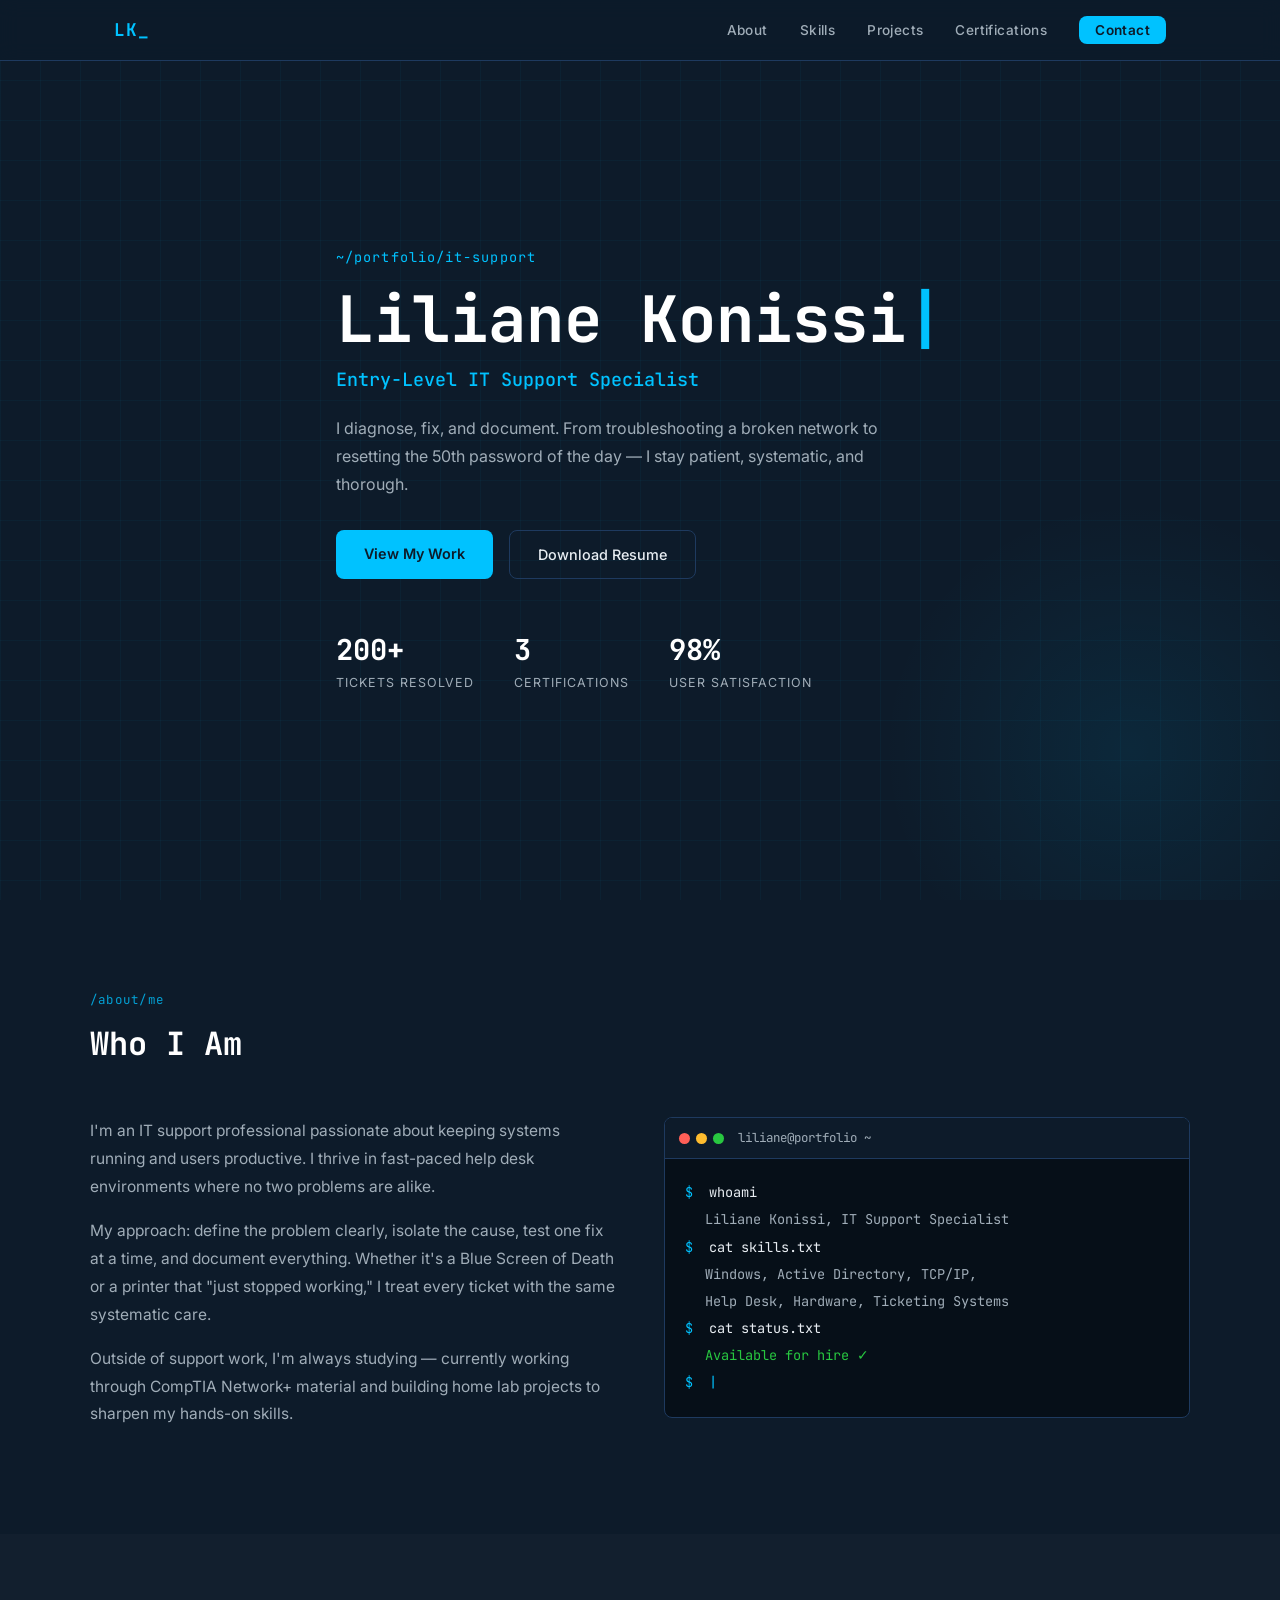
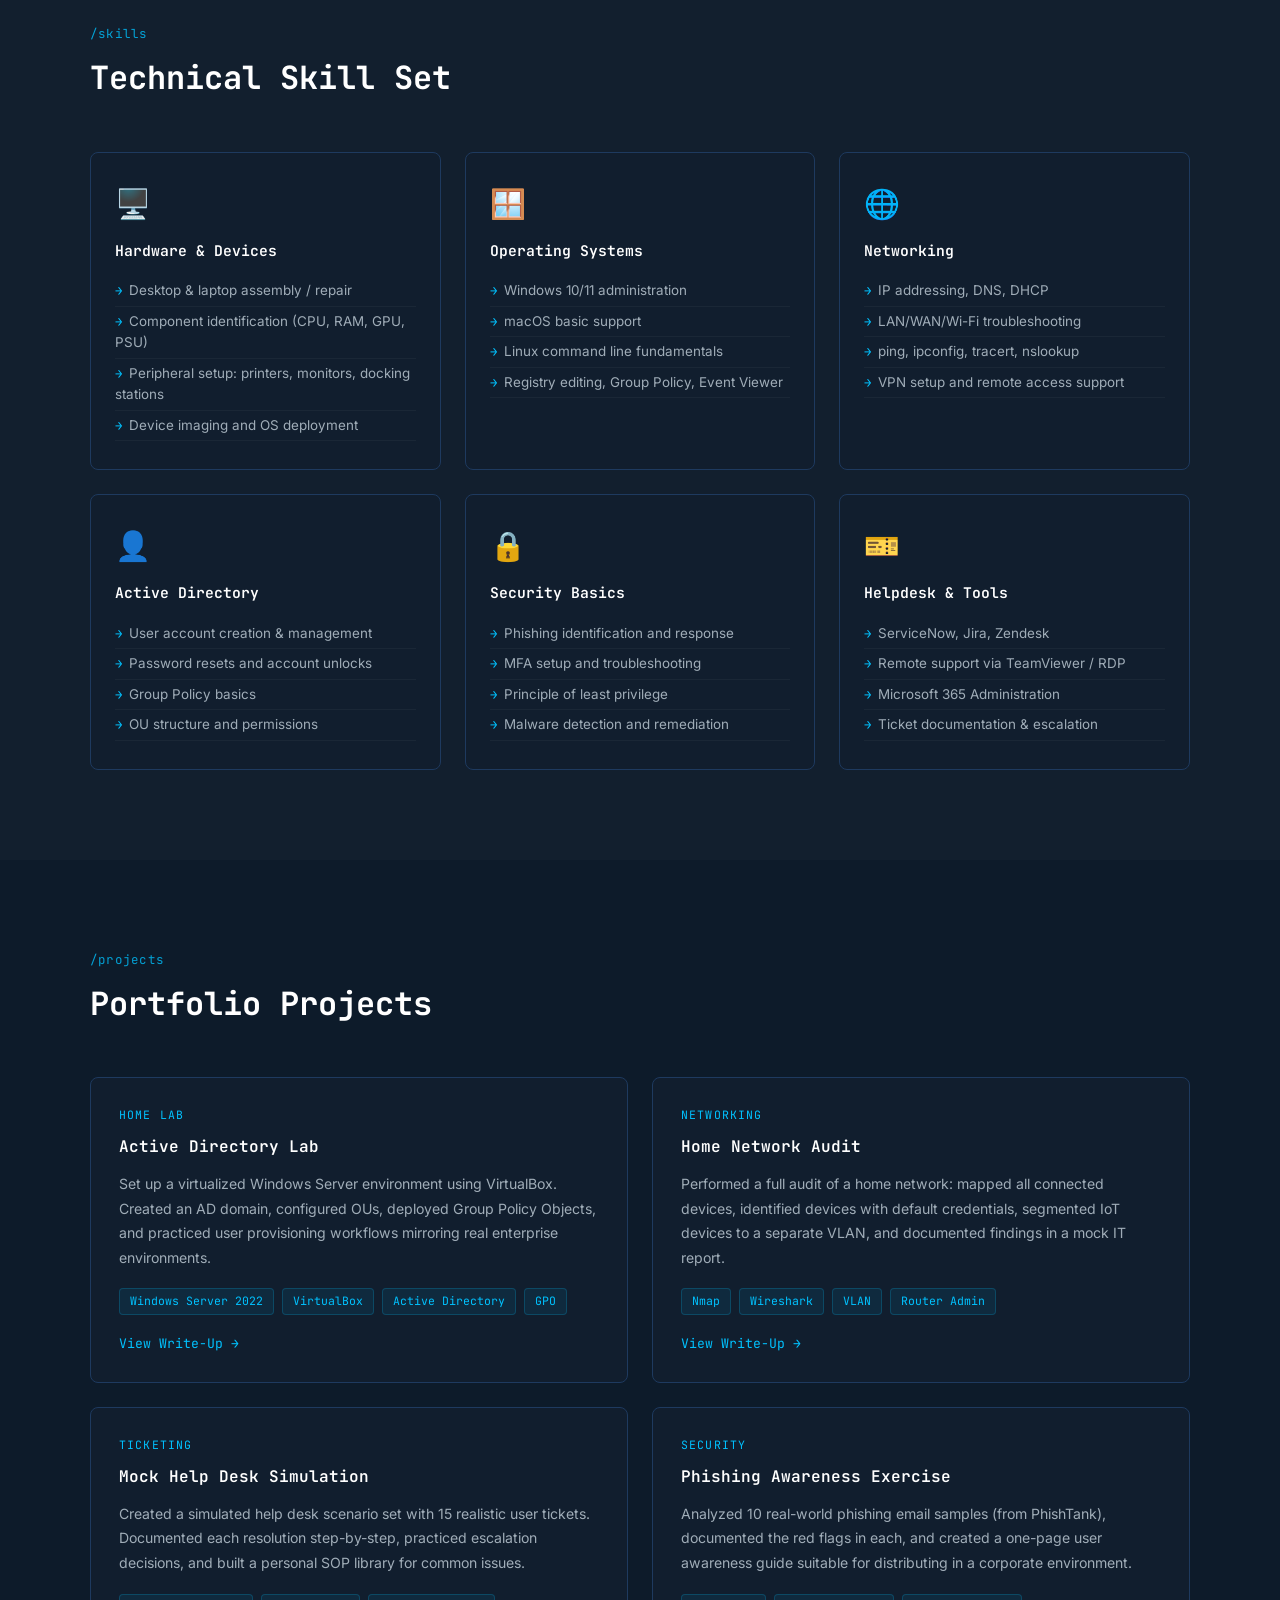
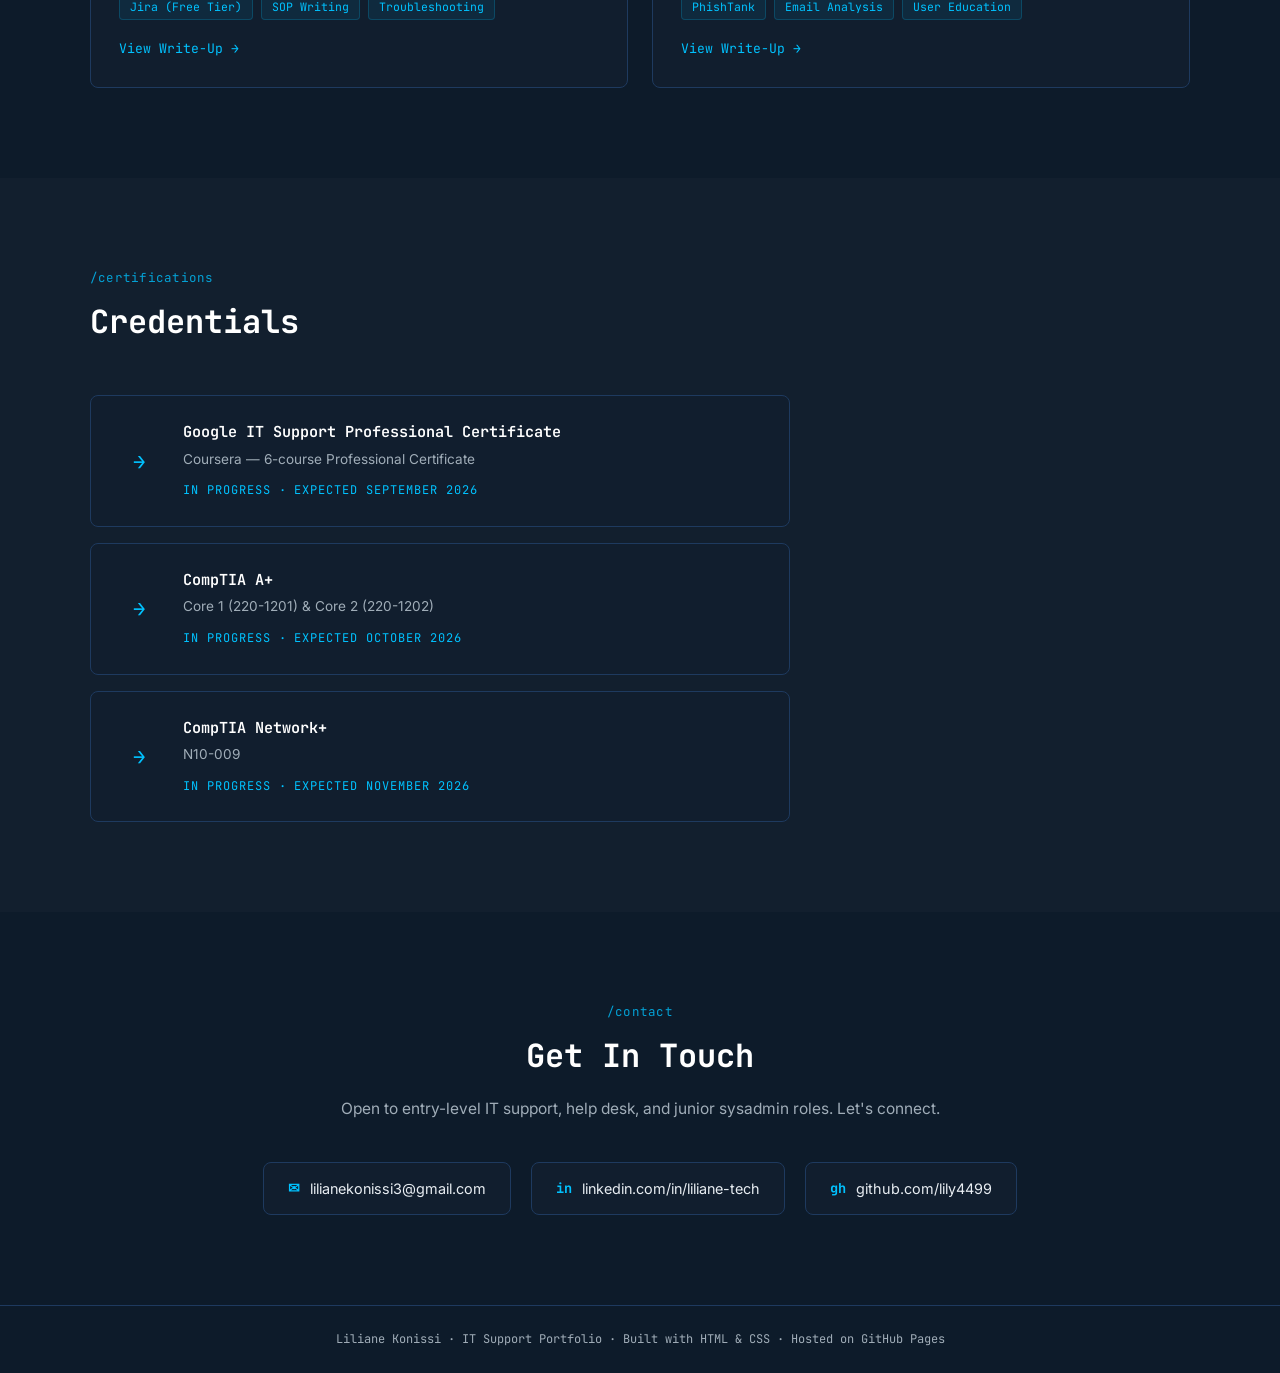
<file: index.html>
<!DOCTYPE html>
<html lang="en">
<head>
  <meta charset="UTF-8" />
  <meta name="viewport" content="width=device-width, initial-scale=1.0" />
  <title>Liliane Konissi — IT Support Portfolio</title>
  <link rel="stylesheet" href="assets/css/style.css" />
  <link rel="preconnect" href="https://fonts.googleapis.com" />
  <link rel="preconnect" href="https://fonts.gstatic.com" crossorigin />
  <link href="https://fonts.googleapis.com/css2?family=JetBrains+Mono:wght@400;600;700&family=Inter:wght@300;400;500;600&display=swap" rel="stylesheet" />
</head>
<body>

  <!-- NAV -->
  <nav class="nav" id="nav">
    <div class="nav-inner">
      <span class="nav-logo">LK<span class="cursor">_</span></span>
      <ul class="nav-links">
        <li><a href="#about">About</a></li>
        <li><a href="#skills">Skills</a></li>
        <li><a href="#projects">Projects</a></li>
        <li><a href="#certs">Certifications</a></li>
        <li><a href="#contact" class="nav-cta">Contact</a></li>
      </ul>
      <button class="hamburger" id="hamburger" aria-label="Menu">
        <span></span><span></span><span></span>
      </button>
    </div>
  </nav>

  <!-- MOBILE MENU -->
  <div class="mobile-menu" id="mobileMenu">
    <ul>
      <li><a href="#about" class="mm-link">About</a></li>
      <li><a href="#skills" class="mm-link">Skills</a></li>
      <li><a href="#projects" class="mm-link">Projects</a></li>
      <li><a href="#certs" class="mm-link">Certifications</a></li>
      <li><a href="#contact" class="mm-link">Contact</a></li>
    </ul>
  </div>

  <!-- HERO -->
  <section class="hero" id="home">
    <div class="hero-bg-grid"></div>
    <div class="hero-content">
      <p class="hero-eyebrow">~/portfolio/it-support</p>
      <h1 class="hero-title">
        Liliane Konissi<span class="blink-cursor">|</span>
      </h1>
      <p class="hero-sub">Entry-Level IT Support Specialist</p>
      <p class="hero-desc">
        I diagnose, fix, and document. From troubleshooting a broken network to resetting the 50th password of the day — I stay patient, systematic, and thorough.
      </p>
      <div class="hero-actions">
        <a href="#projects" class="btn-primary">View My Work</a>
        <a href="assets/Liliane_Konissi_IT_Support_Resume.pdf" class="btn-secondary" download>Download Resume</a>
      </div>
      <div class="hero-stats">
        <div class="stat">
          <span class="stat-num">200+</span>
          <span class="stat-label">Tickets Resolved</span>
        </div>
        <div class="stat">
          <span class="stat-num">3</span>
          <span class="stat-label">Certifications</span>
        </div>
        <div class="stat">
          <span class="stat-num">98%</span>
          <span class="stat-label">User Satisfaction</span>
        </div>
      </div>
    </div>
  </section>

  <!-- ABOUT -->
  <section class="section" id="about">
    <div class="container">
      <p class="section-path">/about/me</p>
      <h2 class="section-title">Who I Am</h2>
      <div class="about-grid">
        <div class="about-text">
          <p>
            I'm an IT support professional passionate about keeping systems running and users productive. I thrive in fast-paced help desk environments where no two problems are alike.
          </p>
          <p>
            My approach: define the problem clearly, isolate the cause, test one fix at a time, and document everything. Whether it's a Blue Screen of Death or a printer that "just stopped working," I treat every ticket with the same systematic care.
          </p>
          <p>
            Outside of support work, I'm always studying — currently working through CompTIA Network+ material and building home lab projects to sharpen my hands-on skills.
          </p>
        </div>
        <div class="about-terminal">
          <div class="terminal-header">
            <span class="t-dot red"></span>
            <span class="t-dot yellow"></span>
            <span class="t-dot green"></span>
            <span class="t-title">liliane@portfolio ~ </span>
          </div>
          <div class="terminal-body">
            <p><span class="t-prompt">$</span> whoami</p>
            <p class="t-out">Liliane Konissi, IT Support Specialist</p>
            <p><span class="t-prompt">$</span> cat skills.txt</p>
            <p class="t-out">Windows, Active Directory, TCP/IP,</p>
            <p class="t-out">Help Desk, Hardware, Ticketing Systems</p>
            <p><span class="t-prompt">$</span> cat status.txt</p>
            <p class="t-out green">Available for hire ✓</p>
            <p><span class="t-prompt">$</span> <span class="blink-cursor">|</span></p>
          </div>
        </div>
      </div>
    </div>
  </section>

  <!-- SKILLS -->
  <section class="section section-dark" id="skills">
    <div class="container">
      <p class="section-path">/skills</p>
      <h2 class="section-title">Technical Skill Set</h2>
      <div class="skills-grid">

        <div class="skill-card">
          <div class="skill-icon">🖥️</div>
          <h3>Hardware &amp; Devices</h3>
          <ul>
            <li>Desktop &amp; laptop assembly / repair</li>
            <li>Component identification (CPU, RAM, GPU, PSU)</li>
            <li>Peripheral setup: printers, monitors, docking stations</li>
            <li>Device imaging and OS deployment</li>
          </ul>
        </div>

        <div class="skill-card">
          <div class="skill-icon">🪟</div>
          <h3>Operating Systems</h3>
          <ul>
            <li>Windows 10/11 administration</li>
            <li>macOS basic support</li>
            <li>Linux command line fundamentals</li>
            <li>Registry editing, Group Policy, Event Viewer</li>
          </ul>
        </div>

        <div class="skill-card">
          <div class="skill-icon">🌐</div>
          <h3>Networking</h3>
          <ul>
            <li>IP addressing, DNS, DHCP</li>
            <li>LAN/WAN/Wi-Fi troubleshooting</li>
            <li>ping, ipconfig, tracert, nslookup</li>
            <li>VPN setup and remote access support</li>
          </ul>
        </div>

        <div class="skill-card">
          <div class="skill-icon">👤</div>
          <h3>Active Directory</h3>
          <ul>
            <li>User account creation &amp; management</li>
            <li>Password resets and account unlocks</li>
            <li>Group Policy basics</li>
            <li>OU structure and permissions</li>
          </ul>
        </div>

        <div class="skill-card">
          <div class="skill-icon">🔒</div>
          <h3>Security Basics</h3>
          <ul>
            <li>Phishing identification and response</li>
            <li>MFA setup and troubleshooting</li>
            <li>Principle of least privilege</li>
            <li>Malware detection and remediation</li>
          </ul>
        </div>

        <div class="skill-card">
          <div class="skill-icon">🎫</div>
          <h3>Helpdesk &amp; Tools</h3>
          <ul>
            <li>ServiceNow, Jira, Zendesk</li>
            <li>Remote support via TeamViewer / RDP</li>
            <li>Microsoft 365 Administration</li>
            <li>Ticket documentation &amp; escalation</li>
          </ul>
        </div>

      </div>
    </div>
  </section>

  <!-- PROJECTS -->
  <section class="section" id="projects">
    <div class="container">
      <p class="section-path">/projects</p>
      <h2 class="section-title">Portfolio Projects</h2>
      <div class="projects-grid">

        <div class="project-card">
          <div class="project-tag">Home Lab</div>
          <h3>Active Directory Lab</h3>
          <p>
            Set up a virtualized Windows Server environment using VirtualBox. Created an AD domain, configured OUs, deployed Group Policy Objects, and practiced user provisioning workflows mirroring real enterprise environments.
          </p>
          <div class="project-tech">
            <span>Windows Server 2022</span>
            <span>VirtualBox</span>
            <span>Active Directory</span>
            <span>GPO</span>
          </div>
          <a href="projects/ad-lab.html" class="project-link">View Write-Up →</a>
        </div>

        <div class="project-card">
          <div class="project-tag">Networking</div>
          <h3>Home Network Audit</h3>
          <p>
            Performed a full audit of a home network: mapped all connected devices, identified devices with default credentials, segmented IoT devices to a separate VLAN, and documented findings in a mock IT report.
          </p>
          <div class="project-tech">
            <span>Nmap</span>
            <span>Wireshark</span>
            <span>VLAN</span>
            <span>Router Admin</span>
          </div>
          <a href="projects/network-audit.html" class="project-link">View Write-Up →</a>
        </div>

        <div class="project-card">
          <div class="project-tag">Ticketing</div>
          <h3>Mock Help Desk Simulation</h3>
          <p>
            Created a simulated help desk scenario set with 15 realistic user tickets. Documented each resolution step-by-step, practiced escalation decisions, and built a personal SOP library for common issues.
          </p>
          <div class="project-tech">
            <span>Jira (Free Tier)</span>
            <span>SOP Writing</span>
            <span>Troubleshooting</span>
          </div>
          <a href="projects/helpdesk-sim.html" class="project-link">View Write-Up →</a>
        </div>

        <div class="project-card">
          <div class="project-tag">Security</div>
          <h3>Phishing Awareness Exercise</h3>
          <p>
            Analyzed 10 real-world phishing email samples (from PhishTank), documented the red flags in each, and created a one-page user awareness guide suitable for distributing in a corporate environment.
          </p>
          <div class="project-tech">
            <span>PhishTank</span>
            <span>Email Analysis</span>
            <span>User Education</span>
          </div>
          <a href="projects/phishing.html" class="project-link">View Write-Up →</a>
        </div>

      </div>
    </div>
  </section>

  <!-- CERTIFICATIONS -->
  <!-- CERTIFICATIONS -->
<section class="section section-dark" id="certs">
  <div class="container">
    <p class="section-path">/certifications</p>
    <h2 class="section-title">Credentials</h2>

    <div class="certs-grid">

      <!-- Google IT Support -->
      <div class="cert-card in-progress">
        <div class="cert-badge prog">→</div>
        <div class="cert-info">
          <h3>Google IT Support Professional Certificate</h3>
          <p>Coursera — 6-course Professional Certificate</p>
          <span class="cert-status prog-label">
            In Progress · Expected September 2026
          </span>
        </div>
      </div>

      <!-- CompTIA A+ -->
      <div class="cert-card in-progress">
        <div class="cert-badge prog">→</div>
        <div class="cert-info">
          <h3>CompTIA A+</h3>
          <p>Core 1 (220-1201) &amp; Core 2 (220-1202)</p>
          <span class="cert-status prog-label">
            In Progress · Expected October 2026
          </span>
        </div>
      </div>

      <!-- CompTIA Network+ -->
      <div class="cert-card in-progress">
        <div class="cert-badge prog">→</div>
        <div class="cert-info">
          <h3>CompTIA Network+</h3>
          <p>N10-009</p>
          <span class="cert-status prog-label">
            In Progress · Expected November 2026
          </span>
        </div>
      </div>

    </div>
  </div>
</section>


  <!-- <section class="section section-dark" id="certs">
    <div class="container">
      <p class="section-path">/certifications</p>
      <h2 class="section-title">Credentials</h2>
      <div class="certs-grid">

        <div class="cert-card earned">
          <div class="cert-badge">✓</div>
          <div class="cert-info">
            <h3>CompTIA A+</h3>
            <p>Core 1 (220-1101) &amp; Core 2 (220-1102)</p>
            <span class="cert-status earned-label">Earned · 2024</span>
          </div>
        </div>

        <div class="cert-card earned">
          <div class="cert-badge">✓</div>
          <div class="cert-info">
            <h3>Google IT Support Certificate</h3>
            <p>Coursera — 6-course professional certificate</p>
            <span class="cert-status earned-label">Earned · 2023</span>
          </div>
        </div>

        <div class="cert-card in-progress">
          <div class="cert-badge prog">→</div>
          <div class="cert-info">
            <h3>CompTIA Network+</h3>
            <p>N10-009 — Currently studying</p>
            <span class="cert-status prog-label">In Progress · Est. Q3 2025</span>
          </div>
        </div>

      </div>
    </div>
  </section> -->

  <!-- CONTACT -->
  <section class="section" id="contact">
    <div class="container contact-container">
      <p class="section-path">/contact</p>
      <h2 class="section-title">Get In Touch</h2>
      <p class="contact-sub">Open to entry-level IT support, help desk, and junior sysadmin roles. Let's connect.</p>
      <div class="contact-links">
<a
  href="https://mail.google.com/mail/?view=cm&fs=1&to=lilianekonissi3@gmail.com"
  target="_blank"
  rel="noopener noreferrer"
  class="contact-item"
>
  <span class="c-icon">✉</span>
  lilianekonissi3@gmail.com
</a>
        <!-- <a href="mailto:alex@example.com" class="contact-item">
          <span class="c-icon">✉</span>
          alex@example.com
        </a> -->
        <a href="https://linkedin.com/in/liliane-tech" class="contact-item" target="_blank">
          <span class="c-icon">in</span>
          linkedin.com/in/liliane-tech
        </a>
        <a href="https://github.com/lily4499" class="contact-item" target="_blank">
          <span class="c-icon">gh</span>
          github.com/lily4499
        </a>
      </div>
    </div>
  </section>

  <!-- FOOTER -->
  <footer class="footer">
    <p>Liliane Konissi · IT Support Portfolio · Built with HTML &amp; CSS · Hosted on GitHub Pages</p>
  </footer>

  <script src="assets/js/main.js"></script>
</body>
</html>
</file>
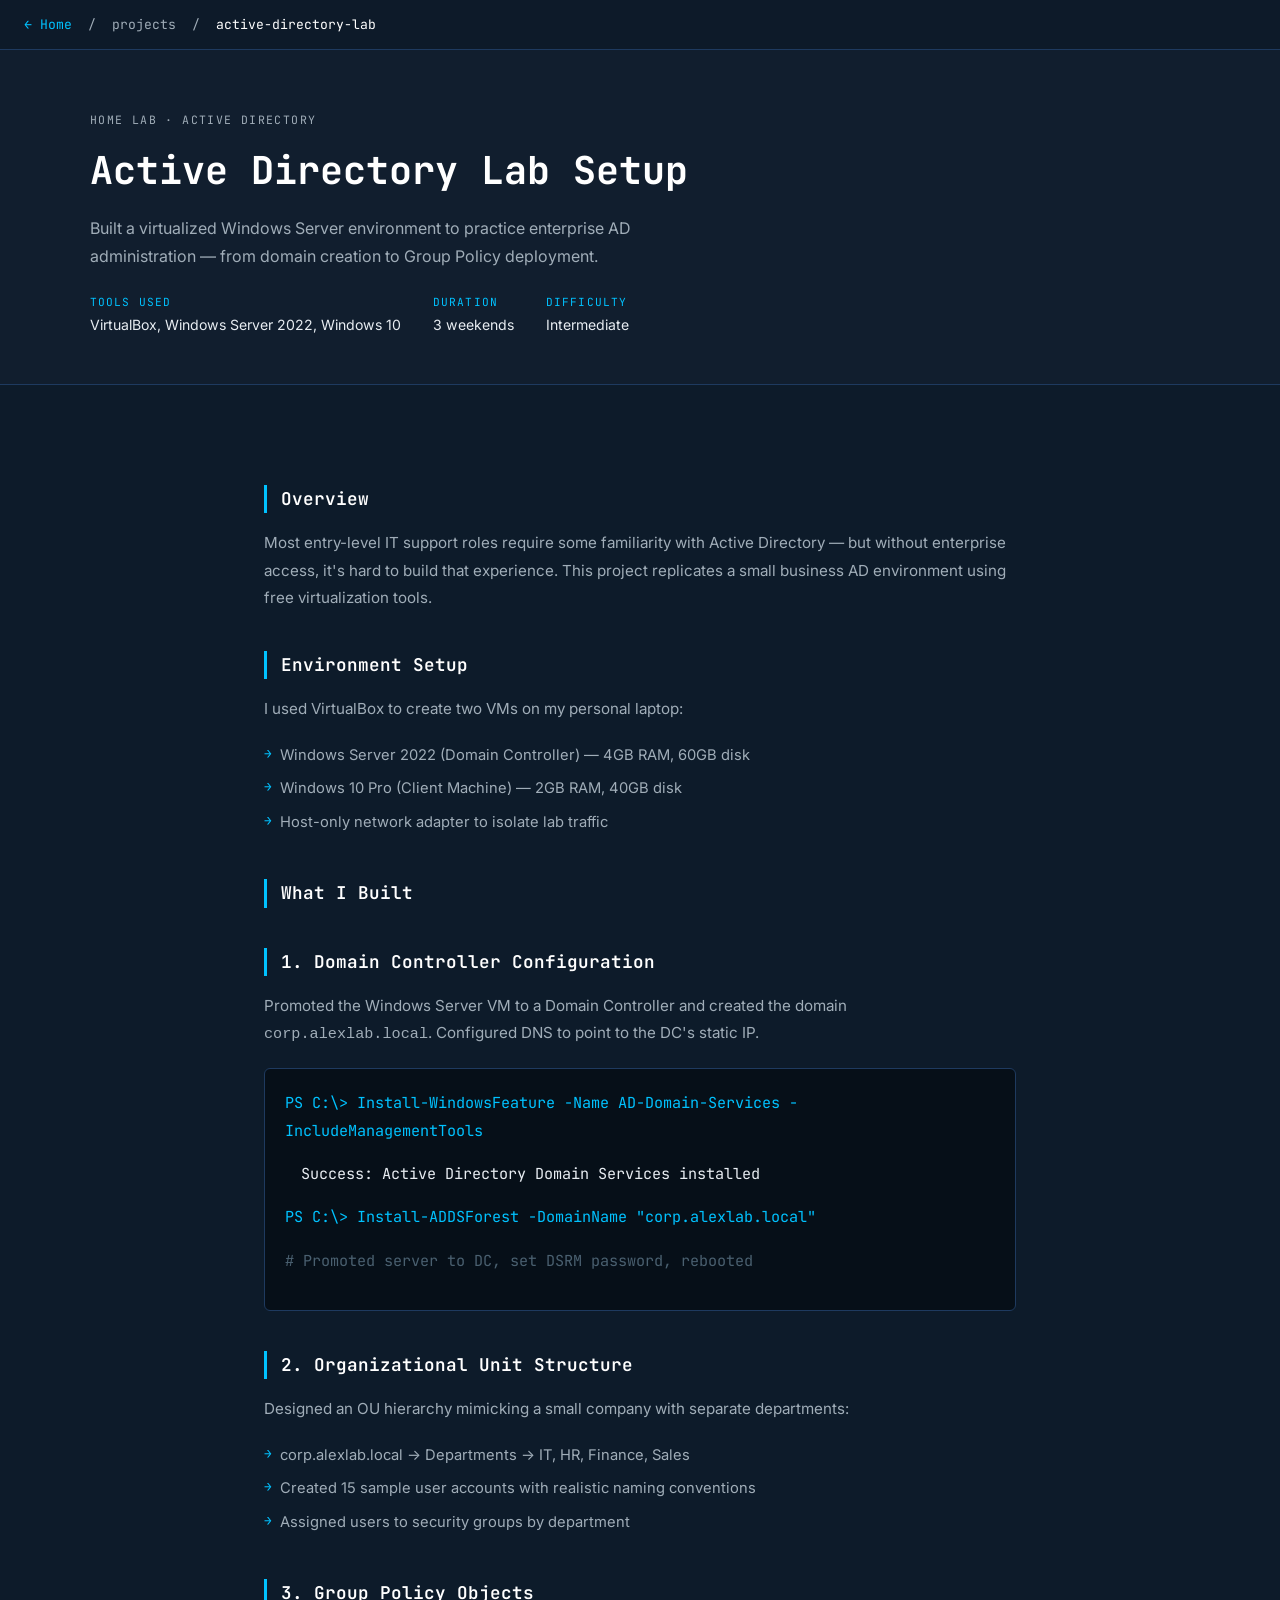
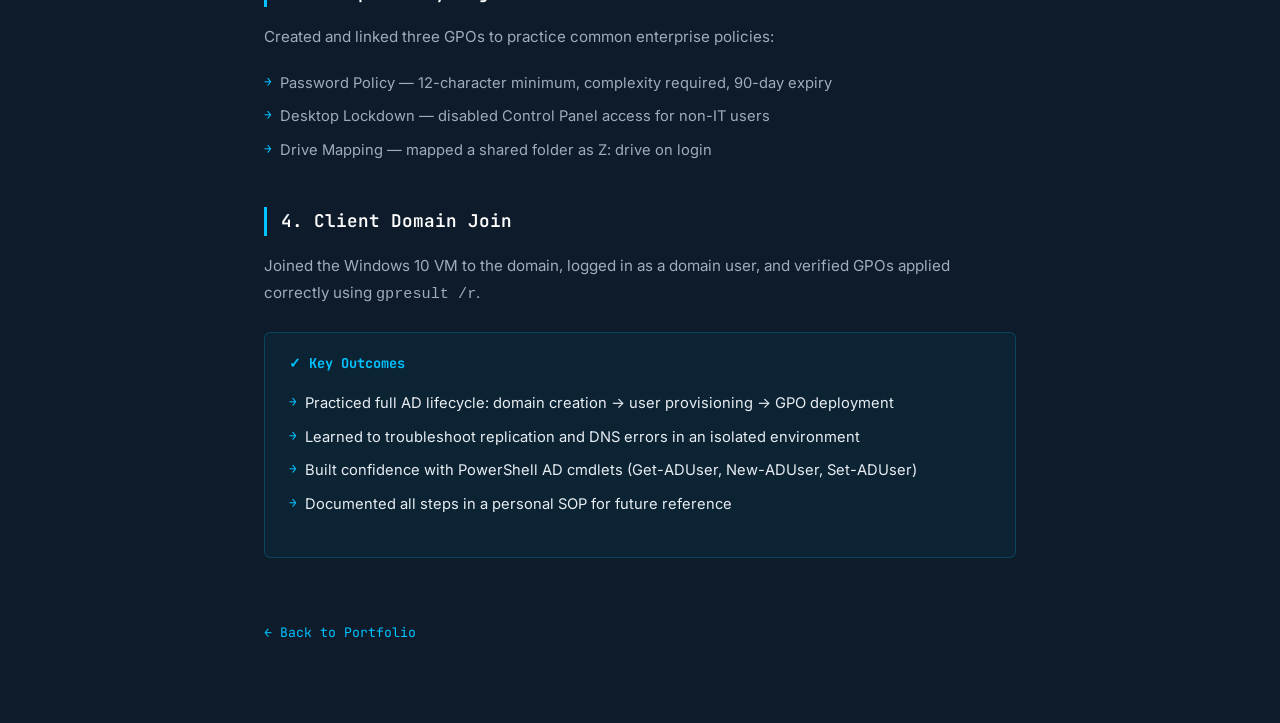
<file: projects/ad-lab.html>
<!DOCTYPE html>
<html lang="en">
<head>
  <meta charset="UTF-8" />
  <meta name="viewport" content="width=device-width, initial-scale=1.0" />
  <title>Active Directory Lab — Alex Rivera</title>
  <link rel="stylesheet" href="../assets/css/style.css" />
  <link rel="stylesheet" href="../assets/css/project.css" />
  <link href="https://fonts.googleapis.com/css2?family=JetBrains+Mono:wght@400;600;700&family=Inter:wght@300;400;500;600&display=swap" rel="stylesheet" />
</head>
<body>

  <nav class="proj-nav">
    <a href="../index.html">← Home</a>
    <span>/</span>
    <span>projects</span>
    <span>/</span>
    <span style="color:#fff">active-directory-lab</span>
  </nav>

  <div class="proj-hero">
    <div class="container">
      <p class="proj-tag">Home Lab · Active Directory</p>
      <h1>Active Directory Lab Setup</h1>
      <p>Built a virtualized Windows Server environment to practice enterprise AD administration — from domain creation to Group Policy deployment.</p>
      <div class="proj-meta">
        <div class="meta-item">
          <span class="meta-label">Tools Used</span>
          <span class="meta-value">VirtualBox, Windows Server 2022, Windows 10</span>
        </div>
        <div class="meta-item">
          <span class="meta-label">Duration</span>
          <span class="meta-value">3 weekends</span>
        </div>
        <div class="meta-item">
          <span class="meta-label">Difficulty</span>
          <span class="meta-value">Intermediate</span>
        </div>
      </div>
    </div>
  </div>

  <div class="proj-body">

    <h2>Overview</h2>
    <p>
      Most entry-level IT support roles require some familiarity with Active Directory — but without enterprise access, it's hard to build that experience. This project replicates a small business AD environment using free virtualization tools.
    </p>

    <h2>Environment Setup</h2>
    <p>I used VirtualBox to create two VMs on my personal laptop:</p>
    <ul>
      <li>Windows Server 2022 (Domain Controller) — 4GB RAM, 60GB disk</li>
      <li>Windows 10 Pro (Client Machine) — 2GB RAM, 40GB disk</li>
      <li>Host-only network adapter to isolate lab traffic</li>
    </ul>

    <h2>What I Built</h2>

    <h2>1. Domain Controller Configuration</h2>
    <p>Promoted the Windows Server VM to a Domain Controller and created the domain <code>corp.alexlab.local</code>. Configured DNS to point to the DC's static IP.</p>
    <div class="code-block">
      <p class="cmd">PS C:\&gt; Install-WindowsFeature -Name AD-Domain-Services -IncludeManagementTools</p>
      <p class="out">Success: Active Directory Domain Services installed</p>
      <p class="cmd">PS C:\&gt; Install-ADDSForest -DomainName "corp.alexlab.local"</p>
      <p class="comment"># Promoted server to DC, set DSRM password, rebooted</p>
    </div>

    <h2>2. Organizational Unit Structure</h2>
    <p>Designed an OU hierarchy mimicking a small company with separate departments:</p>
    <ul>
      <li>corp.alexlab.local → Departments → IT, HR, Finance, Sales</li>
      <li>Created 15 sample user accounts with realistic naming conventions</li>
      <li>Assigned users to security groups by department</li>
    </ul>

    <h2>3. Group Policy Objects</h2>
    <p>Created and linked three GPOs to practice common enterprise policies:</p>
    <ul>
      <li>Password Policy — 12-character minimum, complexity required, 90-day expiry</li>
      <li>Desktop Lockdown — disabled Control Panel access for non-IT users</li>
      <li>Drive Mapping — mapped a shared folder as Z: drive on login</li>
    </ul>

    <h2>4. Client Domain Join</h2>
    <p>Joined the Windows 10 VM to the domain, logged in as a domain user, and verified GPOs applied correctly using <code>gpresult /r</code>.</p>

    <div class="outcome-box">
      <h3>✓ Key Outcomes</h3>
      <ul>
        <li>Practiced full AD lifecycle: domain creation → user provisioning → GPO deployment</li>
        <li>Learned to troubleshoot replication and DNS errors in an isolated environment</li>
        <li>Built confidence with PowerShell AD cmdlets (Get-ADUser, New-ADUser, Set-ADUser)</li>
        <li>Documented all steps in a personal SOP for future reference</li>
      </ul>
    </div>

    <a href="../index.html" class="back-link">← Back to Portfolio</a>
  </div>

</body>
</html>
</file>
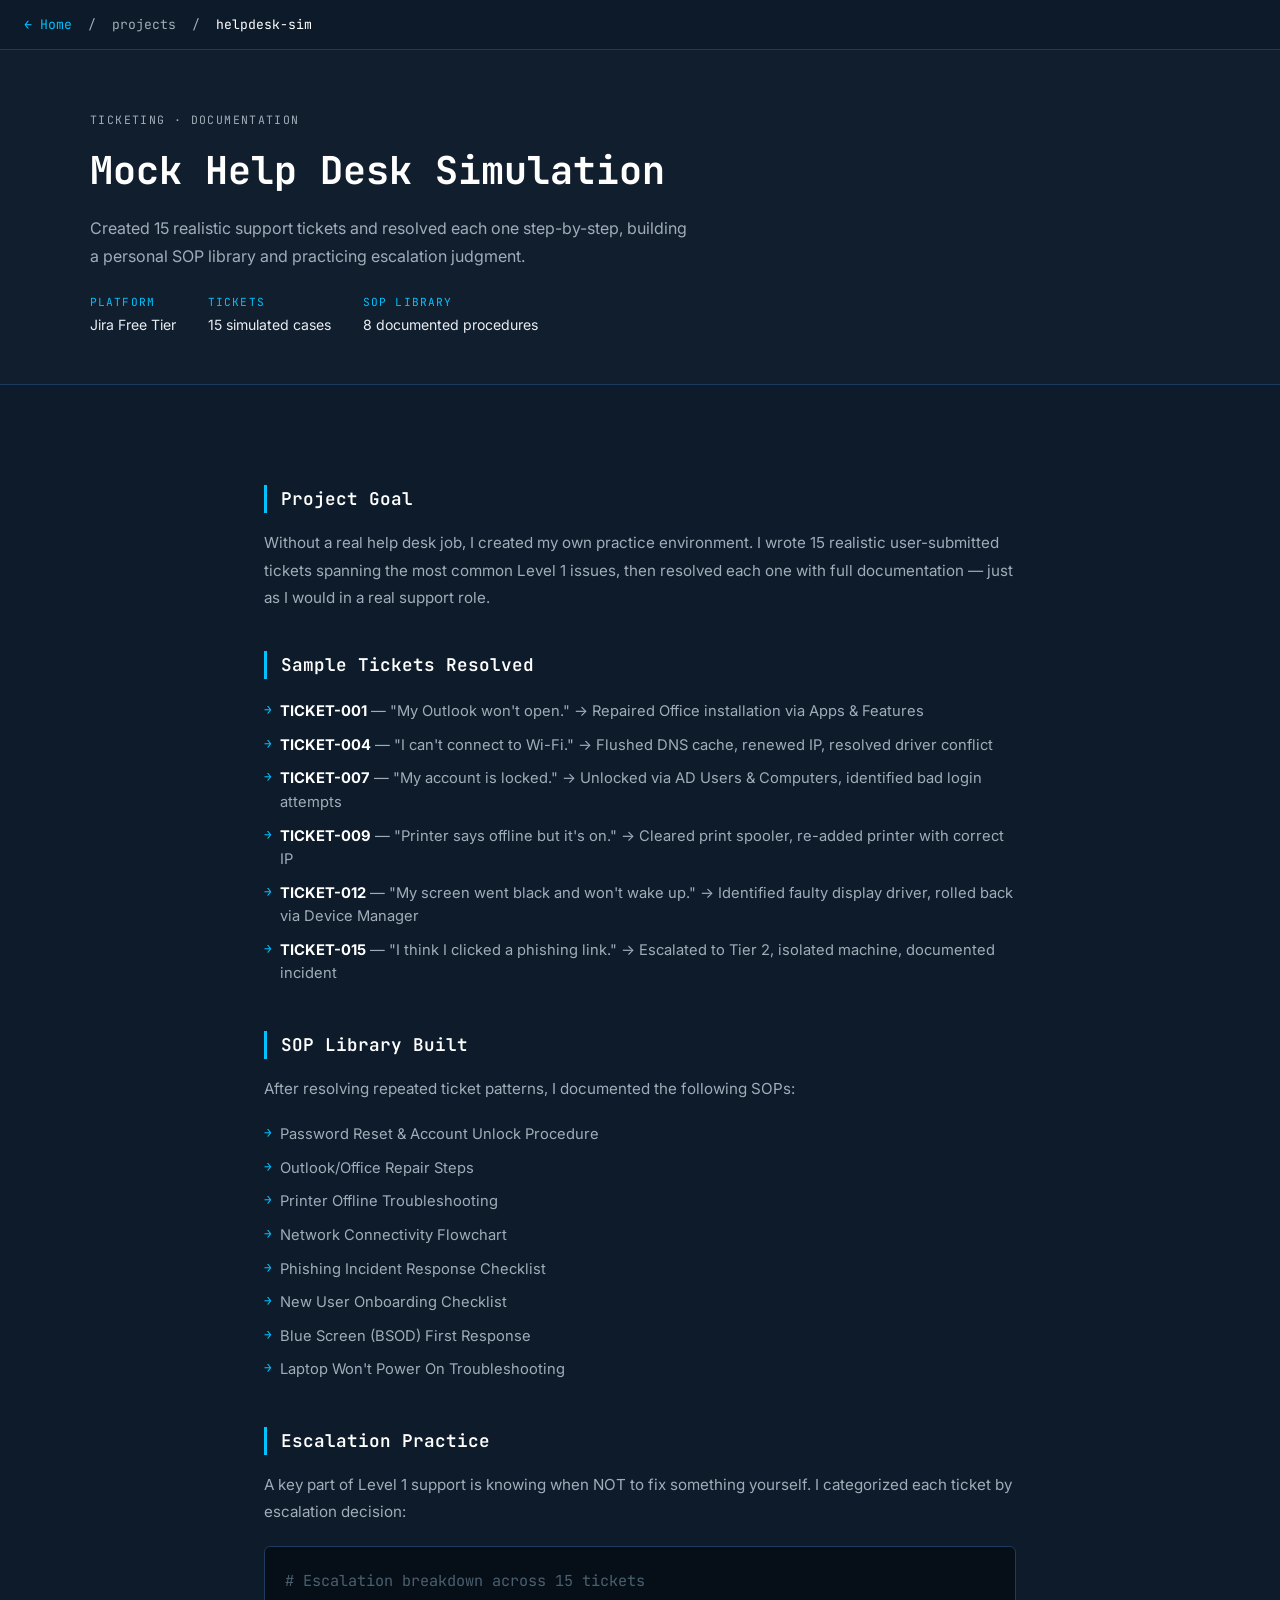
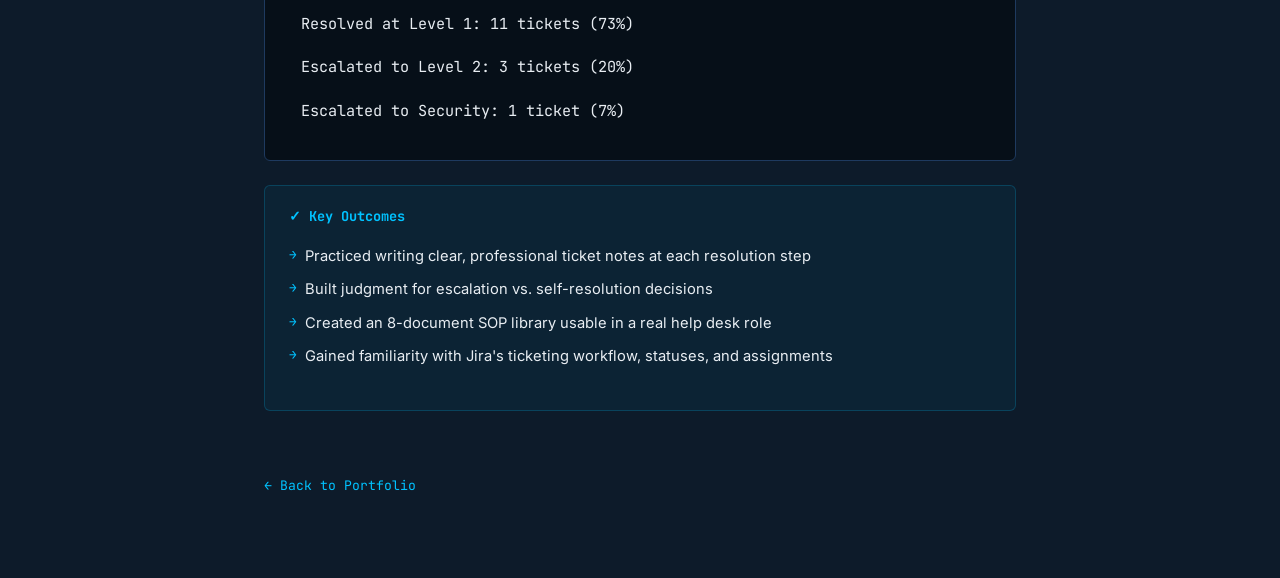
<file: projects/helpdesk-sim.html>
<!DOCTYPE html>
<html lang="en">
<head>
  <meta charset="UTF-8" />
  <meta name="viewport" content="width=device-width, initial-scale=1.0" />
  <title>Help Desk Simulation — Alex Rivera</title>
  <link rel="stylesheet" href="../assets/css/style.css" />
  <link rel="stylesheet" href="../assets/css/project.css" />
  <link href="https://fonts.googleapis.com/css2?family=JetBrains+Mono:wght@400;600;700&family=Inter:wght@300;400;500;600&display=swap" rel="stylesheet" />
</head>
<body>

  <nav class="proj-nav">
    <a href="../index.html">← Home</a>
    <span>/</span>
    <span>projects</span>
    <span>/</span>
    <span style="color:#fff">helpdesk-sim</span>
  </nav>

  <div class="proj-hero">
    <div class="container">
      <p class="proj-tag">Ticketing · Documentation</p>
      <h1>Mock Help Desk Simulation</h1>
      <p>Created 15 realistic support tickets and resolved each one step-by-step, building a personal SOP library and practicing escalation judgment.</p>
      <div class="proj-meta">
        <div class="meta-item">
          <span class="meta-label">Platform</span>
          <span class="meta-value">Jira Free Tier</span>
        </div>
        <div class="meta-item">
          <span class="meta-label">Tickets</span>
          <span class="meta-value">15 simulated cases</span>
        </div>
        <div class="meta-item">
          <span class="meta-label">SOP Library</span>
          <span class="meta-value">8 documented procedures</span>
        </div>
      </div>
    </div>
  </div>

  <div class="proj-body">

    <h2>Project Goal</h2>
    <p>
      Without a real help desk job, I created my own practice environment. I wrote 15 realistic user-submitted tickets spanning the most common Level 1 issues, then resolved each one with full documentation — just as I would in a real support role.
    </p>

    <h2>Sample Tickets Resolved</h2>

    <ul>
      <li><strong style="color:#fff">TICKET-001</strong> — "My Outlook won't open." → Repaired Office installation via Apps &amp; Features</li>
      <li><strong style="color:#fff">TICKET-004</strong> — "I can't connect to Wi-Fi." → Flushed DNS cache, renewed IP, resolved driver conflict</li>
      <li><strong style="color:#fff">TICKET-007</strong> — "My account is locked." → Unlocked via AD Users &amp; Computers, identified bad login attempts</li>
      <li><strong style="color:#fff">TICKET-009</strong> — "Printer says offline but it's on." → Cleared print spooler, re-added printer with correct IP</li>
      <li><strong style="color:#fff">TICKET-012</strong> — "My screen went black and won't wake up." → Identified faulty display driver, rolled back via Device Manager</li>
      <li><strong style="color:#fff">TICKET-015</strong> — "I think I clicked a phishing link." → Escalated to Tier 2, isolated machine, documented incident</li>
    </ul>

    <h2>SOP Library Built</h2>
    <p>After resolving repeated ticket patterns, I documented the following SOPs:</p>
    <ul>
      <li>Password Reset &amp; Account Unlock Procedure</li>
      <li>Outlook/Office Repair Steps</li>
      <li>Printer Offline Troubleshooting</li>
      <li>Network Connectivity Flowchart</li>
      <li>Phishing Incident Response Checklist</li>
      <li>New User Onboarding Checklist</li>
      <li>Blue Screen (BSOD) First Response</li>
      <li>Laptop Won't Power On Troubleshooting</li>
    </ul>

    <h2>Escalation Practice</h2>
    <p>A key part of Level 1 support is knowing when NOT to fix something yourself. I categorized each ticket by escalation decision:</p>

    <div class="code-block">
      <p class="comment"># Escalation breakdown across 15 tickets</p>
      <p class="out">Resolved at Level 1:   11 tickets (73%)</p>
      <p class="out">Escalated to Level 2:   3 tickets (20%)</p>
      <p class="out">Escalated to Security:  1 ticket  (7%)</p>
    </div>

    <div class="outcome-box">
      <h3>✓ Key Outcomes</h3>
      <ul>
        <li>Practiced writing clear, professional ticket notes at each resolution step</li>
        <li>Built judgment for escalation vs. self-resolution decisions</li>
        <li>Created an 8-document SOP library usable in a real help desk role</li>
        <li>Gained familiarity with Jira's ticketing workflow, statuses, and assignments</li>
      </ul>
    </div>

    <a href="../index.html" class="back-link">← Back to Portfolio</a>
  </div>

</body>
</html>
</file>
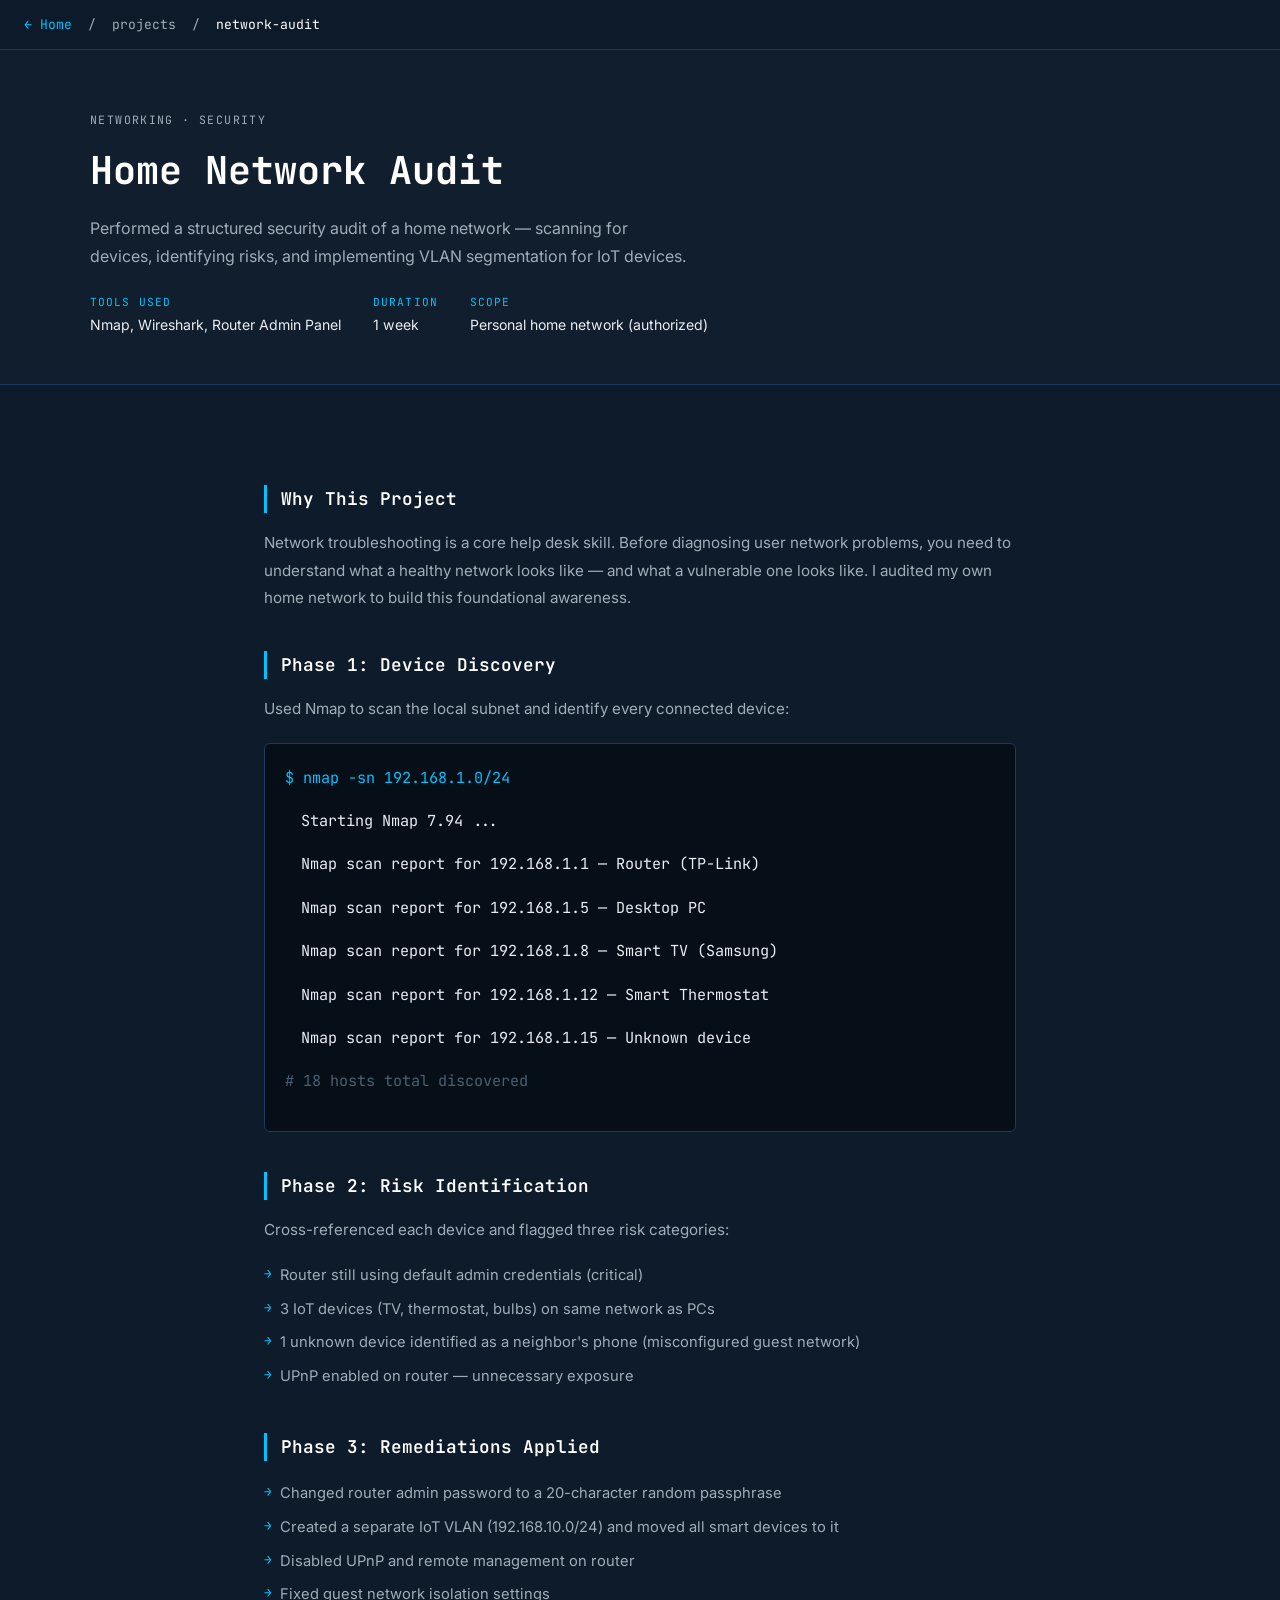
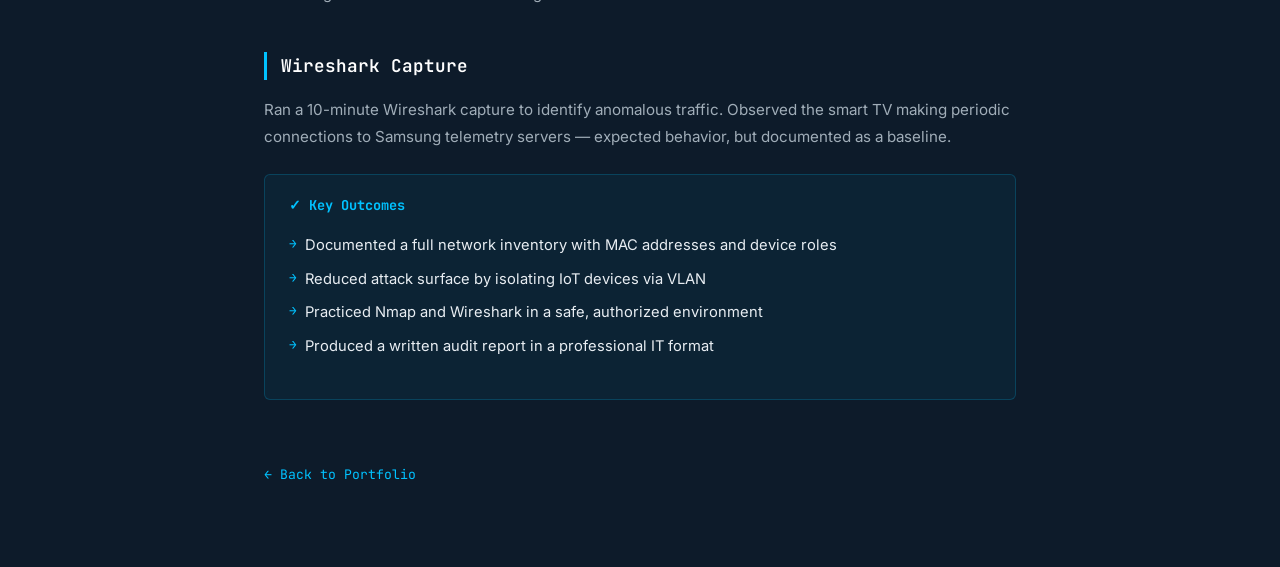
<file: projects/network-audit.html>
<!DOCTYPE html>
<html lang="en">
<head>
  <meta charset="UTF-8" />
  <meta name="viewport" content="width=device-width, initial-scale=1.0" />
  <title>Network Audit — Alex Rivera</title>
  <link rel="stylesheet" href="../assets/css/style.css" />
  <link rel="stylesheet" href="../assets/css/project.css" />
  <link href="https://fonts.googleapis.com/css2?family=JetBrains+Mono:wght@400;600;700&family=Inter:wght@300;400;500;600&display=swap" rel="stylesheet" />
</head>
<body>

  <nav class="proj-nav">
    <a href="../index.html">← Home</a>
    <span>/</span>
    <span>projects</span>
    <span>/</span>
    <span style="color:#fff">network-audit</span>
  </nav>

  <div class="proj-hero">
    <div class="container">
      <p class="proj-tag">Networking · Security</p>
      <h1>Home Network Audit</h1>
      <p>Performed a structured security audit of a home network — scanning for devices, identifying risks, and implementing VLAN segmentation for IoT devices.</p>
      <div class="proj-meta">
        <div class="meta-item">
          <span class="meta-label">Tools Used</span>
          <span class="meta-value">Nmap, Wireshark, Router Admin Panel</span>
        </div>
        <div class="meta-item">
          <span class="meta-label">Duration</span>
          <span class="meta-value">1 week</span>
        </div>
        <div class="meta-item">
          <span class="meta-label">Scope</span>
          <span class="meta-value">Personal home network (authorized)</span>
        </div>
      </div>
    </div>
  </div>

  <div class="proj-body">

    <h2>Why This Project</h2>
    <p>
      Network troubleshooting is a core help desk skill. Before diagnosing user network problems, you need to understand what a healthy network looks like — and what a vulnerable one looks like. I audited my own home network to build this foundational awareness.
    </p>

    <h2>Phase 1: Device Discovery</h2>
    <p>Used Nmap to scan the local subnet and identify every connected device:</p>
    <div class="code-block">
      <p class="cmd">$ nmap -sn 192.168.1.0/24</p>
      <p class="out">Starting Nmap 7.94 ...</p>
      <p class="out">Nmap scan report for 192.168.1.1 — Router (TP-Link)</p>
      <p class="out">Nmap scan report for 192.168.1.5 — Desktop PC</p>
      <p class="out">Nmap scan report for 192.168.1.8 — Smart TV (Samsung)</p>
      <p class="out">Nmap scan report for 192.168.1.12 — Smart Thermostat</p>
      <p class="out">Nmap scan report for 192.168.1.15 — Unknown device</p>
      <p class="comment"># 18 hosts total discovered</p>
    </div>

    <h2>Phase 2: Risk Identification</h2>
    <p>Cross-referenced each device and flagged three risk categories:</p>
    <ul>
      <li>Router still using default admin credentials (critical)</li>
      <li>3 IoT devices (TV, thermostat, bulbs) on same network as PCs</li>
      <li>1 unknown device identified as a neighbor's phone (misconfigured guest network)</li>
      <li>UPnP enabled on router — unnecessary exposure</li>
    </ul>

    <h2>Phase 3: Remediations Applied</h2>
    <ul>
      <li>Changed router admin password to a 20-character random passphrase</li>
      <li>Created a separate IoT VLAN (192.168.10.0/24) and moved all smart devices to it</li>
      <li>Disabled UPnP and remote management on router</li>
      <li>Fixed guest network isolation settings</li>
    </ul>

    <h2>Wireshark Capture</h2>
    <p>Ran a 10-minute Wireshark capture to identify anomalous traffic. Observed the smart TV making periodic connections to Samsung telemetry servers — expected behavior, but documented as a baseline.</p>

    <div class="outcome-box">
      <h3>✓ Key Outcomes</h3>
      <ul>
        <li>Documented a full network inventory with MAC addresses and device roles</li>
        <li>Reduced attack surface by isolating IoT devices via VLAN</li>
        <li>Practiced Nmap and Wireshark in a safe, authorized environment</li>
        <li>Produced a written audit report in a professional IT format</li>
      </ul>
    </div>

    <a href="../index.html" class="back-link">← Back to Portfolio</a>
  </div>

</body>
</html>
</file>
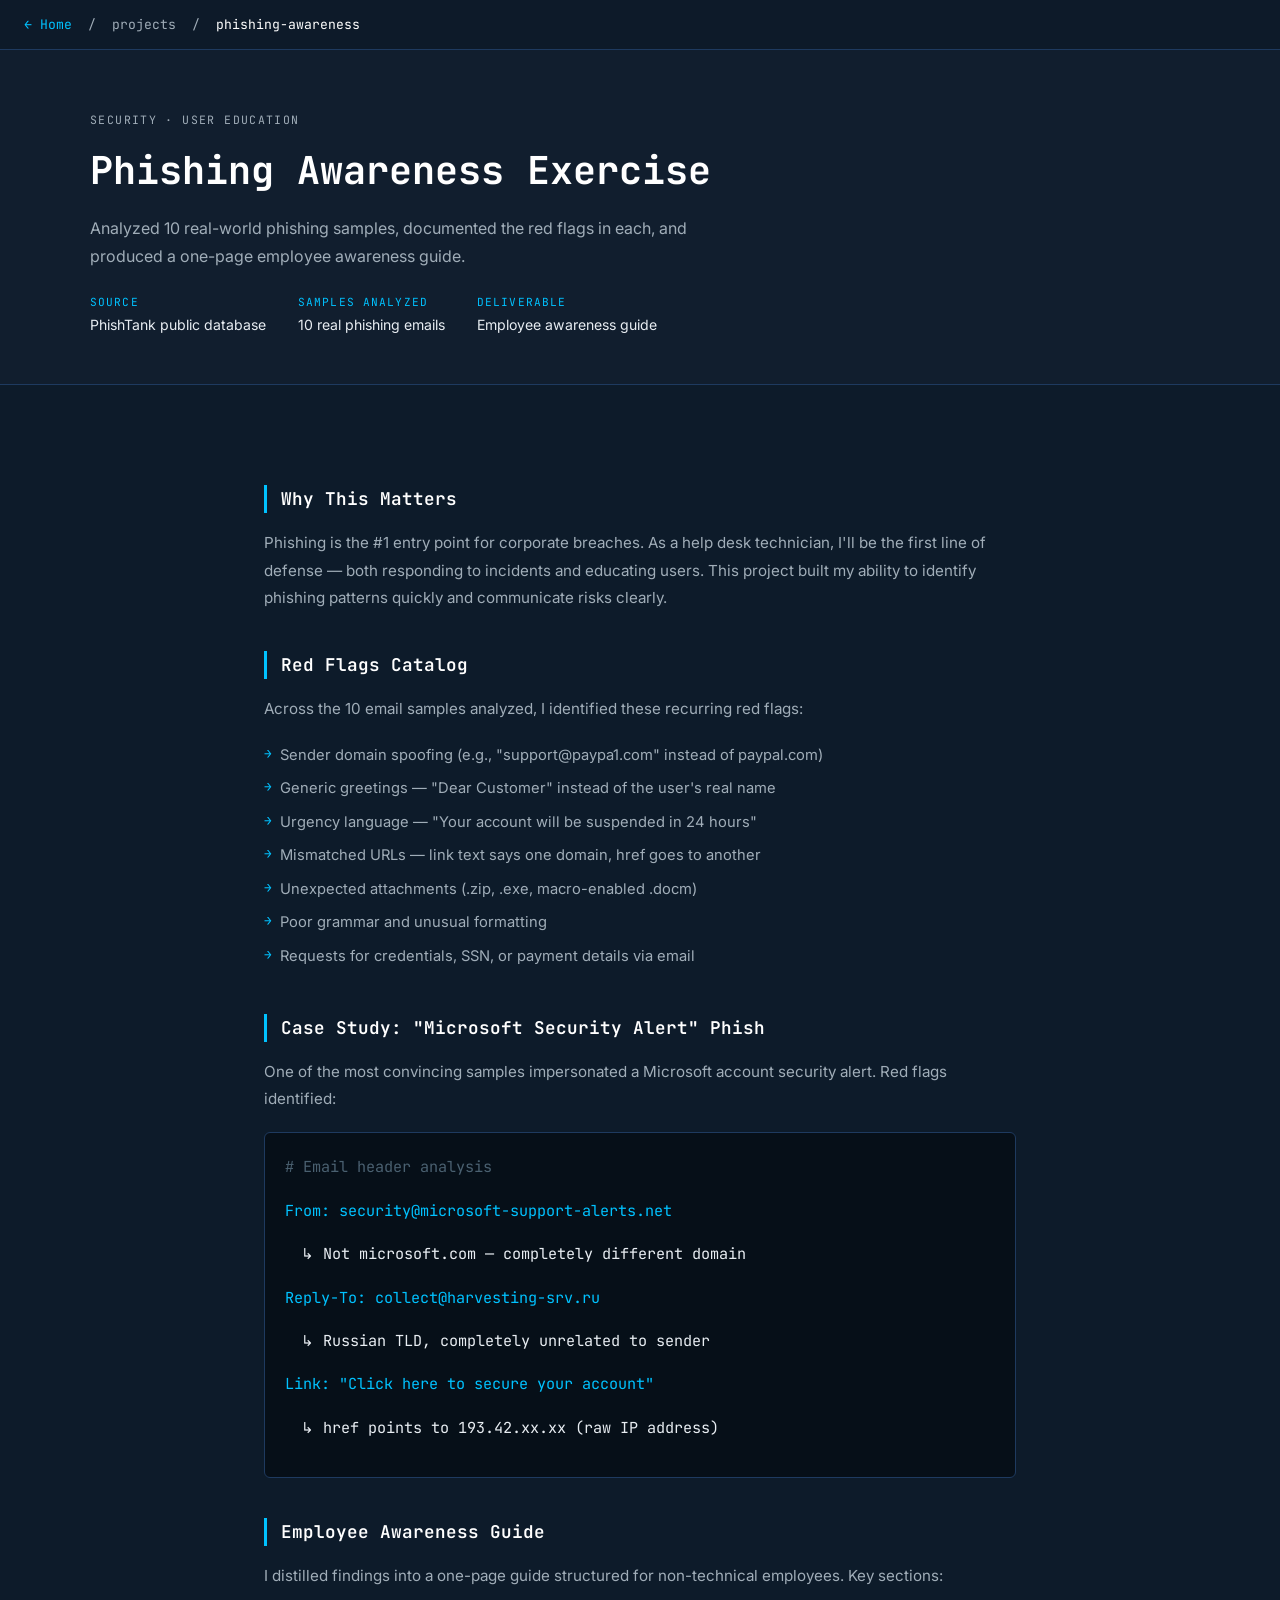
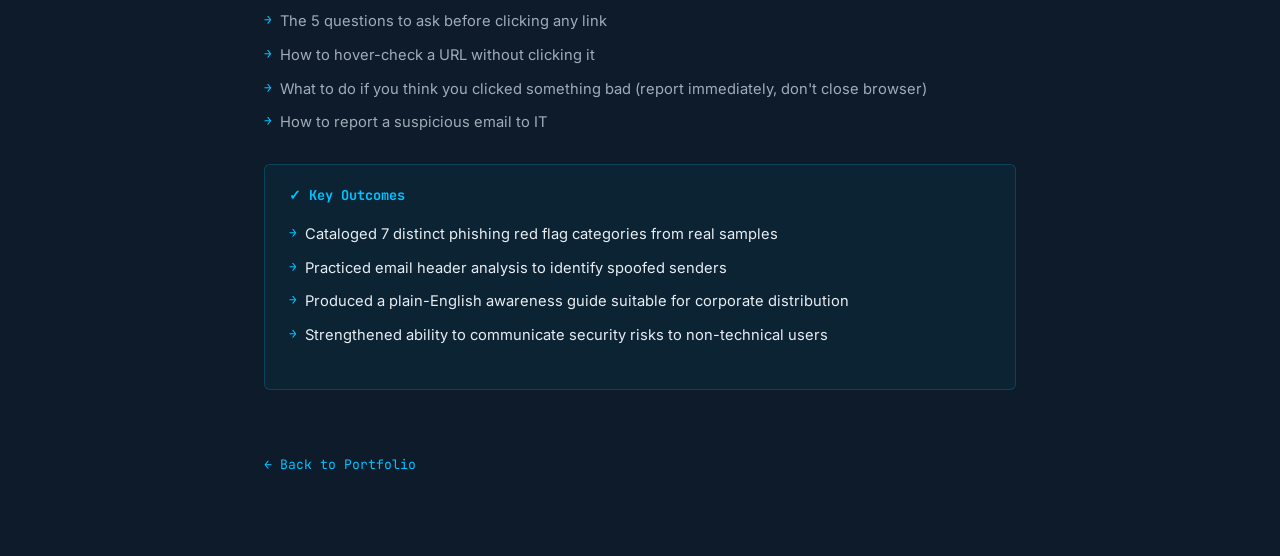
<file: projects/phishing.html>
<!DOCTYPE html>
<html lang="en">
<head>
  <meta charset="UTF-8" />
  <meta name="viewport" content="width=device-width, initial-scale=1.0" />
  <title>Phishing Awareness — Alex Rivera</title>
  <link rel="stylesheet" href="../assets/css/style.css" />
  <link rel="stylesheet" href="../assets/css/project.css" />
  <link href="https://fonts.googleapis.com/css2?family=JetBrains+Mono:wght@400;600;700&family=Inter:wght@300;400;500;600&display=swap" rel="stylesheet" />
</head>
<body>

  <nav class="proj-nav">
    <a href="../index.html">← Home</a>
    <span>/</span>
    <span>projects</span>
    <span>/</span>
    <span style="color:#fff">phishing-awareness</span>
  </nav>

  <div class="proj-hero">
    <div class="container">
      <p class="proj-tag">Security · User Education</p>
      <h1>Phishing Awareness Exercise</h1>
      <p>Analyzed 10 real-world phishing samples, documented the red flags in each, and produced a one-page employee awareness guide.</p>
      <div class="proj-meta">
        <div class="meta-item">
          <span class="meta-label">Source</span>
          <span class="meta-value">PhishTank public database</span>
        </div>
        <div class="meta-item">
          <span class="meta-label">Samples Analyzed</span>
          <span class="meta-value">10 real phishing emails</span>
        </div>
        <div class="meta-item">
          <span class="meta-label">Deliverable</span>
          <span class="meta-value">Employee awareness guide</span>
        </div>
      </div>
    </div>
  </div>

  <div class="proj-body">

    <h2>Why This Matters</h2>
    <p>
      Phishing is the #1 entry point for corporate breaches. As a help desk technician, I'll be the first line of defense — both responding to incidents and educating users. This project built my ability to identify phishing patterns quickly and communicate risks clearly.
    </p>

    <h2>Red Flags Catalog</h2>
    <p>Across the 10 email samples analyzed, I identified these recurring red flags:</p>
    <ul>
      <li>Sender domain spoofing (e.g., "support@paypa1.com" instead of paypal.com)</li>
      <li>Generic greetings — "Dear Customer" instead of the user's real name</li>
      <li>Urgency language — "Your account will be suspended in 24 hours"</li>
      <li>Mismatched URLs — link text says one domain, href goes to another</li>
      <li>Unexpected attachments (.zip, .exe, macro-enabled .docm)</li>
      <li>Poor grammar and unusual formatting</li>
      <li>Requests for credentials, SSN, or payment details via email</li>
    </ul>

    <h2>Case Study: "Microsoft Security Alert" Phish</h2>
    <p>One of the most convincing samples impersonated a Microsoft account security alert. Red flags identified:</p>

    <div class="code-block">
      <p class="comment"># Email header analysis</p>
      <p class="cmd">From:    security@microsoft-support-alerts.net</p>
      <p class="out">         ↳ Not microsoft.com — completely different domain</p>
      <p class="cmd">Reply-To: collect@harvesting-srv.ru</p>
      <p class="out">         ↳ Russian TLD, completely unrelated to sender</p>
      <p class="cmd">Link:    "Click here to secure your account"</p>
      <p class="out">         ↳ href points to 193.42.xx.xx (raw IP address)</p>
    </div>

    <h2>Employee Awareness Guide</h2>
    <p>I distilled findings into a one-page guide structured for non-technical employees. Key sections:</p>
    <ul>
      <li>The 5 questions to ask before clicking any link</li>
      <li>How to hover-check a URL without clicking it</li>
      <li>What to do if you think you clicked something bad (report immediately, don't close browser)</li>
      <li>How to report a suspicious email to IT</li>
    </ul>

    <div class="outcome-box">
      <h3>✓ Key Outcomes</h3>
      <ul>
        <li>Cataloged 7 distinct phishing red flag categories from real samples</li>
        <li>Practiced email header analysis to identify spoofed senders</li>
        <li>Produced a plain-English awareness guide suitable for corporate distribution</li>
        <li>Strengthened ability to communicate security risks to non-technical users</li>
      </ul>
    </div>

    <a href="../index.html" class="back-link">← Back to Portfolio</a>
  </div>

</body>
</html>
</file>
<file: assets/css/style.css>
/* =============================================
   TOKENS
   ============================================= */
:root {
  --navy:    #0D1B2A;
  --steel:   #1E3A5F;
  --cyan:    #00C2FF;
  --cyan-dim:#0099CC;
  --gray-light: #E8EDF2;
  --gray-mid:   #A0ADB8;
  --white:   #FFFFFF;
  --card-bg: #111E2E;
  --card-border: #1E3A5F;

  --font-mono: 'JetBrains Mono', monospace;
  --font-body: 'Inter', sans-serif;

  --radius: 8px;
  --transition: 0.2s ease;
}

/* =============================================
   RESET & BASE
   ============================================= */
*, *::before, *::after { box-sizing: border-box; margin: 0; padding: 0; }

html { scroll-behavior: smooth; }

body {
  font-family: var(--font-body);
  background: var(--navy);
  color: var(--gray-light);
  line-height: 1.6;
  font-size: 16px;
}

a { color: var(--cyan); text-decoration: none; }
a:hover { color: #fff; }

ul { list-style: none; }

img { max-width: 100%; display: block; }

/* =============================================
   NAV
   ============================================= */
.nav {
  position: fixed;
  top: 0; left: 0; right: 0;
  z-index: 100;
  background: rgba(13, 27, 42, 0.92);
  backdrop-filter: blur(10px);
  border-bottom: 1px solid var(--steel);
}

.nav-inner {
  max-width: 1100px;
  margin: 0 auto;
  padding: 0 24px;
  height: 60px;
  display: flex;
  align-items: center;
  justify-content: space-between;
}

.nav-logo {
  font-family: var(--font-mono);
  font-weight: 700;
  font-size: 1.1rem;
  color: var(--cyan);
  letter-spacing: 0.05em;
}

.nav-links {
  display: flex;
  gap: 32px;
  align-items: center;
}

.nav-links a {
  font-size: 0.85rem;
  font-weight: 500;
  color: var(--gray-mid);
  letter-spacing: 0.03em;
  transition: color var(--transition);
}

.nav-links a:hover { color: var(--white); }

.nav-cta {
  background: var(--cyan) !important;
  color: var(--navy) !important;
  padding: 6px 16px;
  border-radius: var(--radius);
  font-weight: 600 !important;
  transition: background var(--transition) !important;
}

.nav-cta:hover { background: #fff !important; }

.hamburger {
  display: none;
  flex-direction: column;
  gap: 5px;
  background: none;
  border: none;
  cursor: pointer;
  padding: 4px;
}

.hamburger span {
  display: block;
  width: 22px;
  height: 2px;
  background: var(--gray-light);
  border-radius: 2px;
  transition: var(--transition);
}

/* =============================================
   MOBILE MENU
   ============================================= */
.mobile-menu {
  display: none;
  position: fixed;
  top: 60px; left: 0; right: 0;
  background: var(--navy);
  border-bottom: 1px solid var(--steel);
  z-index: 99;
  padding: 16px 24px 24px;
}

.mobile-menu.open { display: block; }

.mobile-menu ul { display: flex; flex-direction: column; gap: 16px; }

.mobile-menu a {
  font-size: 1rem;
  color: var(--gray-light);
  font-weight: 500;
}

/* =============================================
   BLINKING CURSOR
   ============================================= */
.blink-cursor {
  display: inline-block;
  color: var(--cyan);
  animation: blink 1s step-end infinite;
}

.cursor { color: var(--cyan); animation: blink 1s step-end infinite; }

@keyframes blink {
  0%, 100% { opacity: 1; }
  50%       { opacity: 0; }
}

/* =============================================
   HERO
   ============================================= */
.hero {
  position: relative;
  min-height: 100vh;
  display: flex;
  align-items: center;
  padding: 100px 24px 60px;
  overflow: hidden;
}

.hero-bg-grid {
  position: absolute;
  inset: 0;
  background-image:
    linear-gradient(rgba(0,194,255,0.04) 1px, transparent 1px),
    linear-gradient(90deg, rgba(0,194,255,0.04) 1px, transparent 1px);
  background-size: 40px 40px;
  pointer-events: none;
}

.hero::after {
  content: '';
  position: absolute;
  bottom: -100px; right: -100px;
  width: 500px; height: 500px;
  background: radial-gradient(circle, rgba(0,194,255,0.08) 0%, transparent 70%);
  pointer-events: none;
}

.hero-content {
  position: relative;
  z-index: 1;
  max-width: 760px;
  margin: 0 auto;
}

.hero-eyebrow {
  font-family: var(--font-mono);
  font-size: 0.85rem;
  color: var(--cyan);
  letter-spacing: 0.08em;
  margin-bottom: 16px;
}

.hero-title {
  font-family: var(--font-mono);
  font-size: clamp(2.4rem, 6vw, 4rem);
  font-weight: 700;
  color: var(--white);
  line-height: 1.1;
  margin-bottom: 10px;
}

.hero-sub {
  font-size: 1.15rem;
  font-weight: 500;
  color: var(--cyan);
  margin-bottom: 20px;
  font-family: var(--font-mono);
}

.hero-desc {
  font-size: 1rem;
  color: var(--gray-mid);
  max-width: 560px;
  margin-bottom: 32px;
  line-height: 1.75;
}

.hero-actions {
  display: flex;
  gap: 16px;
  flex-wrap: wrap;
  margin-bottom: 48px;
}

.btn-primary {
  background: var(--cyan);
  color: var(--navy);
  font-weight: 600;
  padding: 12px 28px;
  border-radius: var(--radius);
  font-size: 0.9rem;
  transition: background var(--transition), transform var(--transition);
}

.btn-primary:hover { background: #fff; color: var(--navy); transform: translateY(-2px); }

.btn-secondary {
  border: 1px solid var(--steel);
  color: var(--gray-light);
  font-weight: 500;
  padding: 12px 28px;
  border-radius: var(--radius);
  font-size: 0.9rem;
  transition: border-color var(--transition), color var(--transition);
}

.btn-secondary:hover { border-color: var(--cyan); color: var(--cyan); }

.hero-stats {
  display: flex;
  gap: 40px;
  flex-wrap: wrap;
}

.stat { display: flex; flex-direction: column; }

.stat-num {
  font-family: var(--font-mono);
  font-size: 1.8rem;
  font-weight: 700;
  color: var(--white);
}

.stat-label {
  font-size: 0.78rem;
  color: var(--gray-mid);
  text-transform: uppercase;
  letter-spacing: 0.08em;
}

/* =============================================
   SECTIONS
   ============================================= */
.section { padding: 90px 24px; }

.section-dark { background: rgba(255,255,255,0.02); }

.container { max-width: 1100px; margin: 0 auto; }

.section-path {
  font-family: var(--font-mono);
  font-size: 0.78rem;
  color: var(--cyan);
  letter-spacing: 0.1em;
  margin-bottom: 8px;
  opacity: 0.8;
}

.section-title {
  font-family: var(--font-mono);
  font-size: clamp(1.5rem, 3vw, 2rem);
  font-weight: 700;
  color: var(--white);
  margin-bottom: 48px;
}

/* =============================================
   ABOUT
   ============================================= */
.about-grid {
  display: grid;
  grid-template-columns: 1fr 1fr;
  gap: 48px;
  align-items: start;
}

.about-text p {
  color: var(--gray-mid);
  margin-bottom: 16px;
  line-height: 1.8;
  font-size: 0.97rem;
}

/* Terminal widget */
.about-terminal {
  background: #060F18;
  border: 1px solid var(--steel);
  border-radius: var(--radius);
  overflow: hidden;
  font-family: var(--font-mono);
  font-size: 0.85rem;
}

.terminal-header {
  background: #0D1B2A;
  padding: 10px 14px;
  display: flex;
  align-items: center;
  gap: 6px;
  border-bottom: 1px solid var(--steel);
}

.t-dot {
  width: 11px; height: 11px;
  border-radius: 50%;
  display: inline-block;
}

.t-dot.red    { background: #FF5F57; }
.t-dot.yellow { background: #FEBC2E; }
.t-dot.green  { background: #28C840; }

.t-title {
  margin-left: 8px;
  color: var(--gray-mid);
  font-size: 0.78rem;
}

.terminal-body { padding: 20px; line-height: 2; }

.t-prompt { color: var(--cyan); margin-right: 8px; }

.t-out { color: var(--gray-mid); padding-left: 20px; }

.t-out.green { color: #28C840; }

/* =============================================
   SKILLS
   ============================================= */
.skills-grid {
  display: grid;
  grid-template-columns: repeat(3, 1fr);
  gap: 24px;
}

.skill-card {
  background: var(--card-bg);
  border: 1px solid var(--card-border);
  border-radius: var(--radius);
  padding: 28px 24px;
  transition: border-color var(--transition), transform var(--transition);
}

.skill-card:hover {
  border-color: var(--cyan);
  transform: translateY(-4px);
}

.skill-icon {
  font-size: 1.8rem;
  margin-bottom: 12px;
}

.skill-card h3 {
  font-family: var(--font-mono);
  font-size: 0.92rem;
  color: var(--white);
  margin-bottom: 14px;
  font-weight: 600;
}

.skill-card li {
  font-size: 0.84rem;
  color: var(--gray-mid);
  padding: 4px 0;
  border-bottom: 1px solid rgba(255,255,255,0.04);
}

.skill-card li::before {
  content: '→ ';
  color: var(--cyan);
  font-family: var(--font-mono);
  font-size: 0.78rem;
}

/* =============================================
   PROJECTS
   ============================================= */
.projects-grid {
  display: grid;
  grid-template-columns: repeat(2, 1fr);
  gap: 24px;
}

.project-card {
  background: var(--card-bg);
  border: 1px solid var(--card-border);
  border-radius: var(--radius);
  padding: 28px;
  display: flex;
  flex-direction: column;
  transition: border-color var(--transition);
}

.project-card:hover { border-color: var(--cyan); }

.project-tag {
  font-family: var(--font-mono);
  font-size: 0.72rem;
  color: var(--cyan);
  text-transform: uppercase;
  letter-spacing: 0.1em;
  margin-bottom: 10px;
}

.project-card h3 {
  font-family: var(--font-mono);
  font-size: 1rem;
  color: var(--white);
  font-weight: 600;
  margin-bottom: 12px;
}

.project-card p {
  font-size: 0.88rem;
  color: var(--gray-mid);
  line-height: 1.75;
  flex: 1;
  margin-bottom: 18px;
}

.project-tech {
  display: flex;
  flex-wrap: wrap;
  gap: 8px;
  margin-bottom: 18px;
}

.project-tech span {
  font-family: var(--font-mono);
  font-size: 0.72rem;
  background: rgba(0,194,255,0.08);
  color: var(--cyan);
  border: 1px solid rgba(0,194,255,0.2);
  padding: 3px 10px;
  border-radius: 4px;
}

.project-link {
  font-family: var(--font-mono);
  font-size: 0.82rem;
  color: var(--cyan);
  transition: color var(--transition);
  align-self: flex-start;
}

.project-link:hover { color: #fff; }

/* =============================================
   CERTIFICATIONS
   ============================================= */
.certs-grid {
  display: flex;
  flex-direction: column;
  gap: 16px;
  max-width: 700px;
}

.cert-card {
  background: var(--card-bg);
  border: 1px solid var(--card-border);
  border-radius: var(--radius);
  padding: 24px 28px;
  display: flex;
  align-items: center;
  gap: 24px;
  transition: border-color var(--transition);
}

.cert-card:hover { border-color: var(--cyan); }

.cert-badge {
  font-family: var(--font-mono);
  font-size: 1.3rem;
  font-weight: 700;
  color: #28C840;
  width: 40px;
  text-align: center;
  flex-shrink: 0;
}

.cert-badge.prog { color: var(--cyan); }

.cert-info h3 {
  font-family: var(--font-mono);
  font-size: 0.95rem;
  color: var(--white);
  font-weight: 600;
  margin-bottom: 4px;
}

.cert-info p {
  font-size: 0.85rem;
  color: var(--gray-mid);
  margin-bottom: 6px;
}

.cert-status {
  font-family: var(--font-mono);
  font-size: 0.75rem;
  text-transform: uppercase;
  letter-spacing: 0.08em;
}

.earned-label { color: #28C840; }
.prog-label   { color: var(--cyan); }

/* =============================================
   CONTACT
   ============================================= */
.contact-container { text-align: center; }

.contact-sub {
  color: var(--gray-mid);
  font-size: 0.97rem;
  margin-bottom: 40px;
  margin-top: -32px;
}

.contact-links {
  display: flex;
  justify-content: center;
  flex-wrap: wrap;
  gap: 20px;
}

.contact-item {
  display: flex;
  align-items: center;
  gap: 10px;
  background: var(--card-bg);
  border: 1px solid var(--card-border);
  border-radius: var(--radius);
  padding: 14px 24px;
  color: var(--gray-light);
  font-size: 0.9rem;
  transition: border-color var(--transition), color var(--transition);
}

.contact-item:hover { border-color: var(--cyan); color: var(--cyan); }

.c-icon {
  font-family: var(--font-mono);
  font-size: 0.85rem;
  font-weight: 700;
  color: var(--cyan);
}

/* =============================================
   FOOTER
   ============================================= */
.footer {
  border-top: 1px solid var(--steel);
  padding: 24px;
  text-align: center;
  font-family: var(--font-mono);
  font-size: 0.75rem;
  color: var(--gray-mid);
}

/* =============================================
   RESPONSIVE
   ============================================= */
@media (max-width: 768px) {
  .nav-links { display: none; }
  .hamburger { display: flex; }

  .about-grid { grid-template-columns: 1fr; }
  .skills-grid { grid-template-columns: 1fr 1fr; }
  .projects-grid { grid-template-columns: 1fr; }
  .hero-stats { gap: 24px; }
}

@media (max-width: 520px) {
  .skills-grid { grid-template-columns: 1fr; }
  .hero-title { font-size: 2rem; }
  .contact-links { flex-direction: column; align-items: center; }
}

/* =============================================
   REDUCED MOTION
   ============================================= */
@media (prefers-reduced-motion: reduce) {
  .blink-cursor, .cursor { animation: none; }
  .skill-card:hover, .btn-primary:hover { transform: none; }
}
</file>
<file: assets/css/project.css>
/* Project write-up page styles */
.proj-nav {
  background: rgba(13,27,42,0.95);
  border-bottom: 1px solid #1E3A5F;
  padding: 14px 24px;
  display: flex;
  align-items: center;
  gap: 16px;
  font-family: 'JetBrains Mono', monospace;
  font-size: 0.82rem;
}

.proj-nav a { color: #00C2FF; }
.proj-nav a:hover { color: #fff; }
.proj-nav span { color: #A0ADB8; }

.proj-hero {
  background: #111E2E;
  border-bottom: 1px solid #1E3A5F;
  padding: 60px 24px 48px;
}

.proj-tag {
  font-family: 'JetBrains Mono', monospace;
  font-size: 0.72rem;
  color: #00C2FF;
  text-transform: uppercase;
  letter-spacing: 0.12em;
  margin-bottom: 10px;
}

.proj-hero h1 {
  font-family: 'JetBrains Mono', monospace;
  font-size: clamp(1.6rem, 4vw, 2.4rem);
  color: #fff;
  font-weight: 700;
  margin-bottom: 12px;
}

.proj-hero p {
  color: #A0ADB8;
  max-width: 600px;
  line-height: 1.75;
}

.proj-meta {
  display: flex;
  gap: 32px;
  margin-top: 24px;
  flex-wrap: wrap;
}

.meta-item { display: flex; flex-direction: column; }
.meta-label {
  font-family: 'JetBrains Mono', monospace;
  font-size: 0.7rem;
  color: #00C2FF;
  text-transform: uppercase;
  letter-spacing: 0.1em;
  margin-bottom: 2px;
}
.meta-value { font-size: 0.88rem; color: #E8EDF2; }

.proj-body {
  max-width: 800px;
  margin: 0 auto;
  padding: 60px 24px 80px;
}

.proj-body h2 {
  font-family: 'JetBrains Mono', monospace;
  font-size: 1.1rem;
  color: #fff;
  font-weight: 600;
  margin: 40px 0 16px;
  border-left: 3px solid #00C2FF;
  padding-left: 14px;
}

.proj-body p {
  color: #A0ADB8;
  line-height: 1.8;
  margin-bottom: 16px;
  font-size: 0.95rem;
}

.proj-body ul {
  list-style: none;
  margin-bottom: 16px;
}

.proj-body li {
  color: #A0ADB8;
  font-size: 0.92rem;
  padding: 5px 0;
  padding-left: 16px;
  position: relative;
}

.proj-body li::before {
  content: '→';
  color: #00C2FF;
  font-family: 'JetBrains Mono', monospace;
  position: absolute;
  left: 0;
  font-size: 0.8rem;
}

.code-block {
  background: #060F18;
  border: 1px solid #1E3A5F;
  border-radius: 6px;
  padding: 20px;
  margin: 20px 0;
  font-family: 'JetBrains Mono', monospace;
  font-size: 0.82rem;
  color: #A0ADB8;
  overflow-x: auto;
  line-height: 1.9;
}

.code-block .cmd { color: #00C2FF; }
.code-block .out { color: #E8EDF2; padding-left: 16px; }
.code-block .comment { color: #4A6070; }

.outcome-box {
  background: rgba(0,194,255,0.05);
  border: 1px solid rgba(0,194,255,0.2);
  border-radius: 6px;
  padding: 20px 24px;
  margin: 24px 0;
}

.outcome-box h3 {
  font-family: 'JetBrains Mono', monospace;
  font-size: 0.85rem;
  color: #00C2FF;
  margin-bottom: 12px;
}

.outcome-box li { color: #E8EDF2; }

.back-link {
  display: inline-flex;
  align-items: center;
  gap: 8px;
  font-family: 'JetBrains Mono', monospace;
  font-size: 0.82rem;
  color: #00C2FF;
  margin-top: 40px;
}

.back-link:hover { color: #fff; }
</file>
